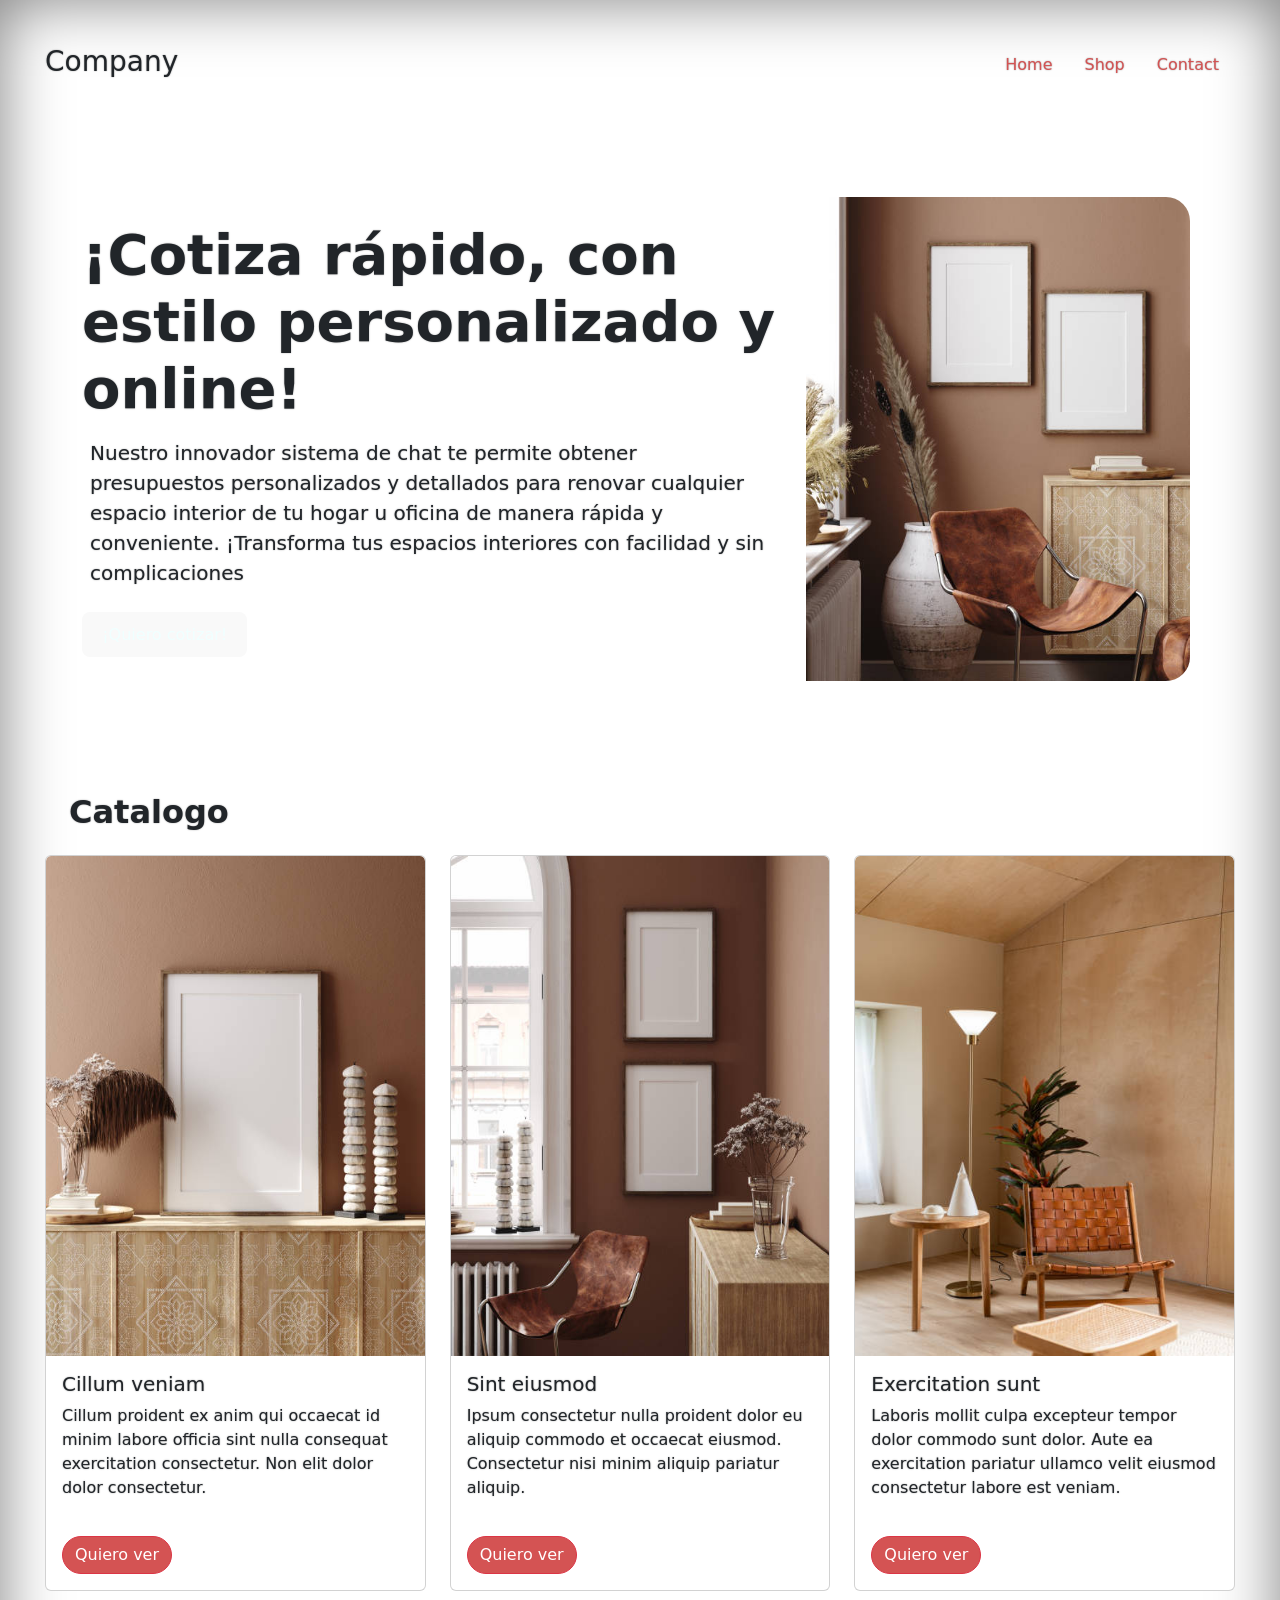
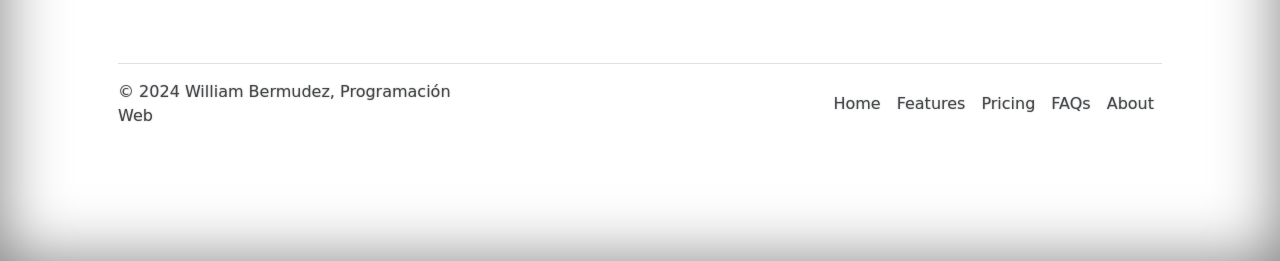
<file: index.html>
<!DOCTYPE html>
<html lang="en">
<head>
    <meta charset="UTF-8">
    <meta name="viewport" content="width=device-width, initial-scale=1.0">
    <link href="https://cdn.jsdelivr.net/npm/bootstrap@5.3.3/dist/css/bootstrap.min.css" rel="stylesheet" integrity="sha384-QWTKZyjpPEjISv5WaRU9OFeRpok6YctnYmDr5pNlyT2bRjXh0JMhjY6hW+ALEwIH" crossorigin="anonymous">
    <link href="styles/style.css" rel="stylesheet">
    <title>Document</title>
</head>
<header class="mb-auto">
    <div>
      <h3 class="float-md-start mb-0">Company</h3>
      <nav class="nav nav-masthead justify-content-center float-md-end">
        <a class="nav-link active" aria-current="page" href="index.html">Home</a>
        <a class="nav-link" href="assets/components/shopGallery.php">Shop</a>
        <a class="nav-link" href="assets/components/contact.php">Contact</a>
      </nav>
    </div>
  </header>
<body>
    <div>
        <section class="py-5 text -center container">
        <div class="jumbotron d-flex align-items-center justify-content-center flex-column flex-md-row">
            <div class="text-md-start">
                <h1 class="display-4 fw-bold">¡Cotiza rápido, con estilo personalizado y online!</h1>
                <p class="lead p-2">Nuestro innovador sistema de chat te permite obtener presupuestos personalizados y detallados para renovar cualquier espacio interior de tu hogar u oficina de manera rápida y conveniente. ¡Transforma tus espacios interiores con facilidad y sin complicaciones</p>
                <button className="btn btn-outline-dark btn-lg rounded-pill"><a style="text-decoration: none; color: azure;" href="assets/components/contact.php">¡Quiero cotizar!</a></button>
            </div>
            <img src="src/assets/large-14.jpg" alt="Italian Trulli" width="400" height="500" class="ms-md-3 mt-3 mt-md-0 p-2 rounded-end-5"></img>
        </div>
    </section>
  <div class="d-flex tittle-catalog">
  <h2 class="float-md-start mb-0 fw-bold p-4">Catalogo</h2>
  </div>
  <div class="row row-cols-1 row-cols-md-3 g-4">
<div class="col">
  <div class="card">
    <img src="src/assets/large-15.jpg" class="card-img-top" alt="Italian Trulli" width="100" height="500"/>
    <div class="card-body">
      <h5 class="card-title">Cillum veniam</h5>
      <p class="card-text">Cillum proident ex anim qui occaecat id minim labore officia sint nulla consequat exercitation consectetur. Non elit dolor dolor consectetur.</p>
      <button type="button" class="btn btn-danger rounded-pill">Quiero ver</button>
    </div>
  </div>
</div>
<div class="col">
  <div class="card">
    <img src="src/assets/large-16.jpg" class="card-img-top" alt="Italian Trulli" width="200" height="500"/>
    <div class="card-body">
      <h5 class="card-title">Sint eiusmod</h5>
      <p class="card-text">Ipsum consectetur nulla proident dolor eu aliquip commodo et occaecat eiusmod. Consectetur nisi minim aliquip pariatur aliquip.</p>
      <button type="button" class="btn btn-danger rounded-pill">Quiero ver</button>
    </div>
  </div>
</div>
<div class="col">
  <div class="card">
    <img src="src/assets/large-17.jpg" class="card-img-top" alt="Italian Trulli" width="200" height="500"/>
    <div class="card-body">
      <h5 class="card-title">Exercitation sunt</h5>
      <p class="card-text">Laboris mollit culpa excepteur tempor dolor commodo sunt dolor. Aute ea exercitation pariatur ullamco velit eiusmod consectetur labore est veniam.</p>
      <button type="button" class="btn btn-danger rounded-pill">Quiero ver</button>
    </div>
  </div>
</div>
</div>
      </div>
      <div class="container p-5">
        <footer class="d-flex flex-wrap justify-content-between align-items-center py-3 my-4 border-top">
          <p class="col-md-4 mb-0 text-body-secondary">© 2024 William Bermudez, Programación Web</p>
      
          <a href="/" class="col-md-4 d-flex align-items-center justify-content-center mb-3 mb-md-0 me-md-auto link-body-emphasis text-decoration-none">
            <svg class="bi me-2" width="40" height="32"><use xlink:href="#"></use></svg>
          </a>
      
          <ul class="nav col-md-4 justify-content-end">
            <li class="nav-item"><a href="#" class="nav-link px-2 text-body-secondary">Home</a></li>
            <li class="nav-item"><a href="#" class="nav-link px-2 text-body-secondary">Features</a></li>
            <li class="nav-item"><a href="#" class="nav-link px-2 text-body-secondary">Pricing</a></li>
            <li class="nav-item"><a href="#" class="nav-link px-2 text-body-secondary">FAQs</a></li>
            <li class="nav-item"><a href="#" class="nav-link px-2 text-body-secondary">About</a></li>
          </ul>
        </footer>
      </div>
    <script src="https://cdn.jsdelivr.net/npm/bootstrap@5.3.3/dist/js/bootstrap.bundle.min.js" integrity="sha384-YvpcrYf0tY3lHB60NNkmXc5s9fDVZLESaAA55NDzOxhy9GkcIdslK1eN7N6jIeHz" crossorigin="anonymous"></script>
    <script>
      window.addEventListener('mouseover', initLandbot, { once: true });
      window.addEventListener('touchstart', initLandbot, { once: true });
      var myLandbot;
      function initLandbot() {
        if (!myLandbot) {
          var s = document.createElement('script');s.type = 'text/javascript';s.async = true;
          s.addEventListener('load', function() {
            myLandbot = new Landbot.Popup({
              configUrl: 'https://storage.googleapis.com/landbot.site/v3/H-2167189-VQYZS1QPNXE73WB8/index.json',
            });
          });
          s.src = 'https://cdn.landbot.io/landbot-3/landbot-3.0.0.js';
          var x = document.getElementsByTagName('script')[0];
          x.parentNode.insertBefore(s, x);
        }
      }
      </script>
  </body>
</html>
</file>
<file: styles/style.css>
.bg-light {
    --bs-bg-opacity: 1;
   background-color: rgb(255, 255, 255) !important;
}

.nav {
    --bs-nav-link-padding-x: 1rem;
    --bs-nav-link-padding-y: 0.5rem;
    --bs-nav-link-font-weight: ;
    --bs-nav-link-color: var(--bs-link-color);
    --bs-nav-link-hover-color: var(--bs-link-hover-color);
    --bs-nav-link-disabled-color: #6c757d;
    display: flex;
    flex-wrap: wrap;
    padding-left: 0;
    margin-bottom: 0;
    list-style: none;
}

a {
    font-weight: 500;
    text-decoration: inherit;
  }
  
  body {
    padding: 45px;
    font-family: var(--bs-body-font-family);
    font-size: var(--bs-body-font-size);
    font-weight: var(--bs-body-font-weight);
    line-height: var(--bs-body-line-height);
    color: var(--bs-body-color);
    text-align: var(--bs-body-text-align);
    background-color: var(--bs-body-bg);
    -webkit-text-size-adjust: 100%;
    -webkit-tap-highlight-color: transparent;
  }
  
  body {
    text-shadow: 0 0.03rem 0.1rem rgba(0, 0, 0, .4);
    box-shadow: inset 0 0 4rem rgba(0, 0, 0, .5);
  }
  
  h1 {
    font-size: 3.2em;
    line-height: 1.1;
  }
  
  button {
    border-radius: 8px;
    border: 1px solid transparent;
    padding: 0.6em 1.2em;
    font-size: 1em;
    font-weight: 500;
    font-family: inherit;
    background-color:  rgb(212, 83, 83); 
    cursor: pointer;
    color: #f9f9f9;
    transition: border-color 0.25s;
  }
  button:hover {
    background-color: rgb(187, 66, 66);
  }
  button:focus,
  button:focus-visible {
    outline: 4px auto -webkit-focus-ring-color;
  }
  
  @media (prefers-color-scheme: light) {
    :root {
      color: #213547;
      background-color: #ffffff;
    }
    a:hover {
      color: #747bff;
    }
    button {
      background-color: #f9f9f9;
    }
  
  }

  .py-5 {
    padding-top: 9rem !important;
    padding-bottom: 5rem !important;
}

.btn {
    margin-top: 20px;
}

.btn a{
    text-decoration: none;
    color: inherit;
}

.btn a:hover{
    text-decoration: none;
    color: inherit;
}

.btn-danger{
    background-color: rgb(212, 83, 83);;
}

.btn-danger a:hover{
    background-color: rgb(226, 59, 59);
}


.btn svg{
    margin-left: 5px;
}

.nav a{
    text-decoration: none;
    color: rgb(212, 83, 83);
}

.nav a:hover{
    text-decoration: none;
    color: rgb(226, 59, 59);
}

.tittle-catalog h1 {
    padding: 20px;
}

.card {
    position: relative;
    overflow: hidden;
    transition: transform 0.3s ease;
    min-width: 300px; /* Ancho mínimo de la tarjeta */
  }
  
  .card:hover {
    transform: translateY(-8px);
    box-shadow: 0px 5px 15px rgba(0, 0, 0, 0.1);
  }

  form {
    background-color: #d453530c;
  }

.form-container {
    display: flex;
    align-items: stretch;
    color: #b9b9b9;
}
.form-container img {
    max-width: 100%;
    height: auto;
    display: block;
}
.form-container form {
    flex-grow: 1;
    display: flex;
    flex-direction: column;
    justify-content: center;
}
</file>
